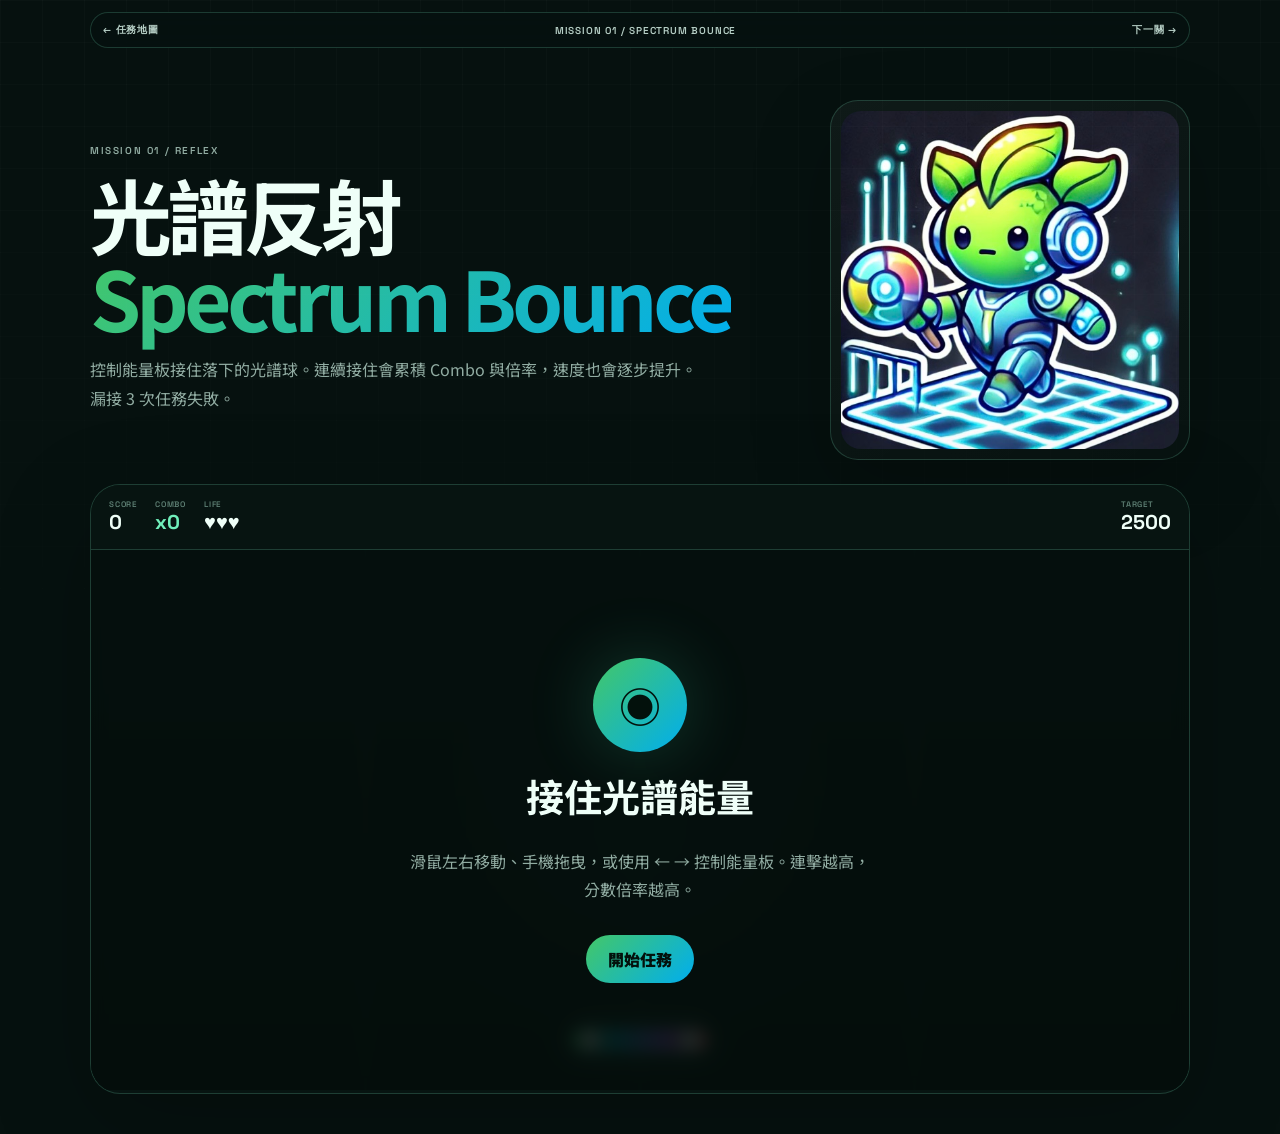
<file: game1.html>
<!doctype html><html lang="zh-Hant"><head><meta charset="utf-8"><meta name="viewport" content="width=device-width,initial-scale=1,viewport-fit=cover"><meta name="theme-color" content="#06110f"><title>光譜反射｜花非花？</title><link rel="preconnect" href="https://fonts.googleapis.com"><link rel="preconnect" href="https://fonts.gstatic.com" crossorigin><link href="https://fonts.googleapis.com/css2?family=Noto+Sans+TC:wght@400;500;700;900&family=Space+Grotesk:wght@500;600;700&display=swap" rel="stylesheet"><link rel="stylesheet" href="game-common.css"><link rel="stylesheet" href="game1.css"></head><body>
<header class="topbar"><a href="missions.html">← 任務地圖</a><span>MISSION 01 / SPECTRUM BOUNCE</span><a href="game2.html">下一關 →</a></header>
<main class="game-page">
<section class="game-hero"><div><p class="eyebrow">MISSION 01 / REFLEX</p><h1>光譜反射<br><span>Spectrum Bounce</span></h1><p>控制能量板接住落下的光譜球。連續接住會累積 Combo 與倍率，速度也會逐步提升。漏接 3 次任務失敗。</p></div><div class="mascot-card"><img src="assets/影印/c95e5a58-d7c5-4e8d-abcc-503f90609f51 2.jpg" alt="光譜反射任務小精靈"></div></section>
<section class="game-shell"><div class="hud"><div class="hud-group"><div class="metric"><small>SCORE</small><b id="score">0</b></div><div class="metric"><small>COMBO</small><b class="good" id="combo">x0</b></div><div class="metric"><small>LIFE</small><b id="life">♥♥♥</b></div></div><div class="metric"><small>TARGET</small><b>2500</b></div></div>
<div class="game-stage" id="stage"><div class="lane-grid"></div><div class="paddle" id="paddle"><i></i><b></b></div><div class="level-flash" id="levelFlash">SPEED UP</div>
<div class="overlay" id="intro"><div class="overlay-icon">◉</div><h2>接住光譜能量</h2><p>滑鼠左右移動、手機拖曳，或使用 ← → 控制能量板。連擊越高，分數倍率越高。</p><button class="primary-btn" id="start">開始任務</button></div>
<div class="overlay hidden" id="result"><div class="overlay-icon" id="resultIcon">✦</div><h2 id="resultTitle"></h2><p id="resultText"></p><div class="result-actions"><button class="secondary-btn" id="retry">再玩一次</button><a class="primary-btn" href="missions.html">回任務地圖</a></div></div>
</div></section></main><div class="toast" id="toast"></div><script src="game1.js"></script></body></html>
</file>
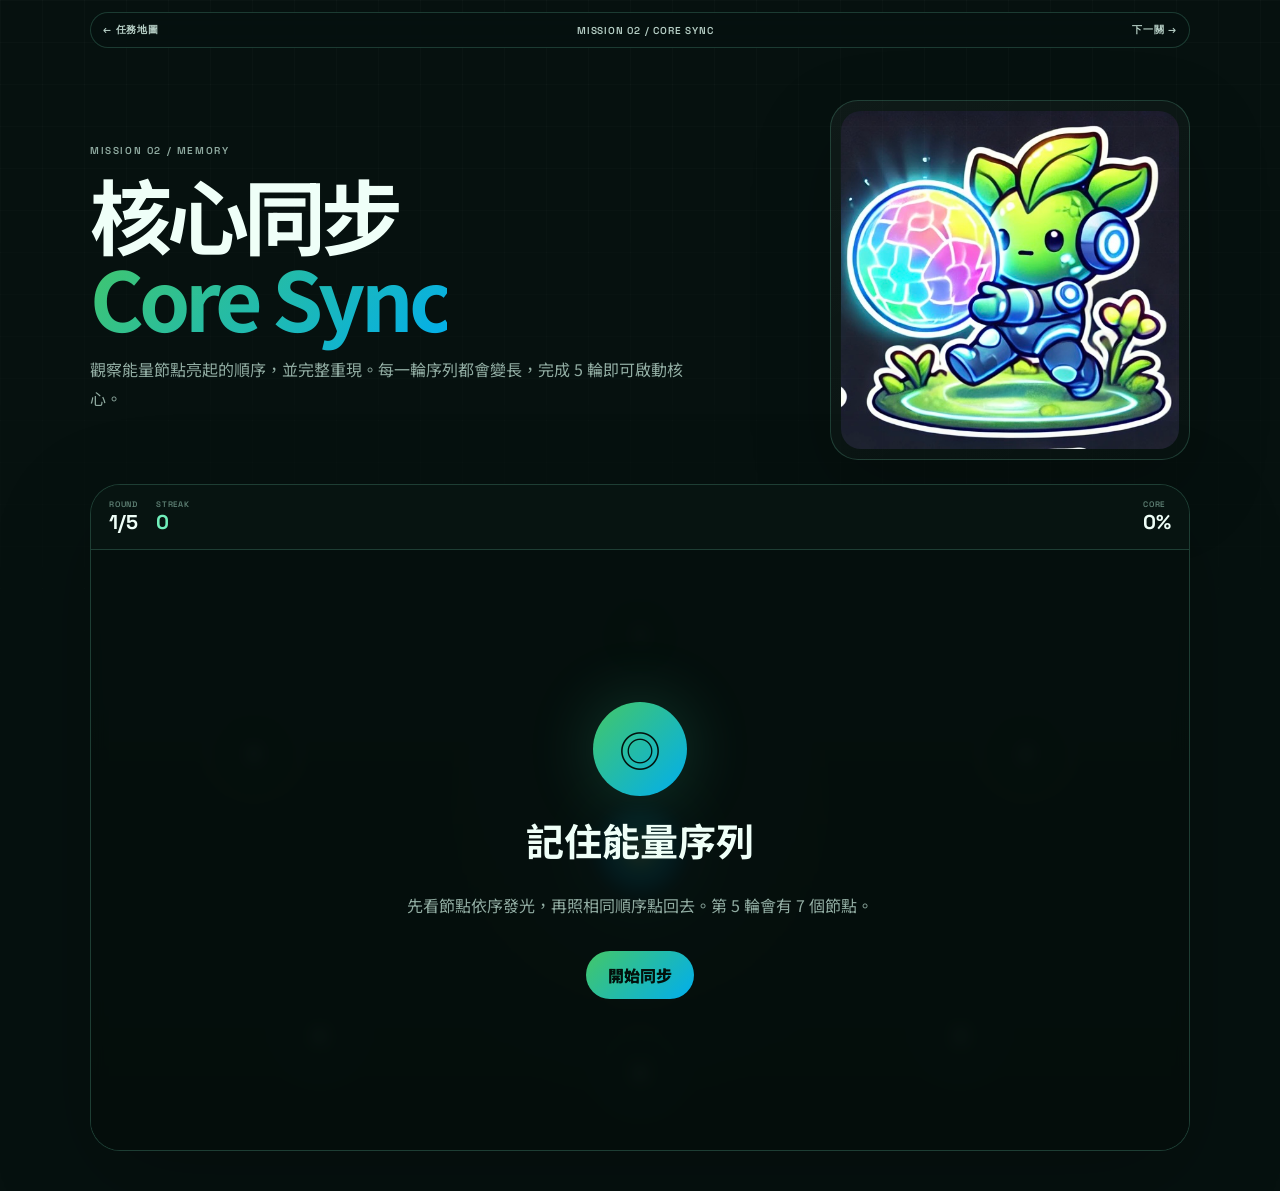
<file: game2.html>
<!doctype html><html lang="zh-Hant"><head><meta charset="utf-8"><meta name="viewport" content="width=device-width,initial-scale=1,viewport-fit=cover"><meta name="theme-color" content="#06110f"><title>核心同步｜花非花？</title><link rel="preconnect" href="https://fonts.googleapis.com"><link rel="preconnect" href="https://fonts.gstatic.com" crossorigin><link href="https://fonts.googleapis.com/css2?family=Noto+Sans+TC:wght@400;500;700;900&family=Space+Grotesk:wght@500;600;700&display=swap" rel="stylesheet"><link rel="stylesheet" href="game-common.css"><link rel="stylesheet" href="game2.css"></head><body>
<header class="topbar"><a href="missions.html">← 任務地圖</a><span>MISSION 02 / CORE SYNC</span><a href="game3.html">下一關 →</a></header>
<main class="game-page">
<section class="game-hero"><div><p class="eyebrow">MISSION 02 / MEMORY</p><h1>核心同步<br><span>Core Sync</span></h1><p>觀察能量節點亮起的順序，並完整重現。每一輪序列都會變長，完成 5 輪即可啟動核心。</p></div><div class="mascot-card"><img src="assets/影印/c95e5a58-d7c5-4e8d-abcc-503f90609f51 3.jpg" alt="核心同步任務小精靈"></div></section>
<section class="game-shell"><div class="hud"><div class="hud-group"><div class="metric"><small>ROUND</small><b id="round">1/5</b></div><div class="metric"><small>STREAK</small><b class="good" id="streak">0</b></div></div><div class="metric"><small>CORE</small><b id="charge">0%</b></div></div>
<div class="game-stage sync-stage" id="stage">
<div class="core-wrap"><div class="core-ring r1"></div><div class="core-ring r2"></div><div class="core" id="core"><i></i></div></div>
<div class="node n0" data-node="0"><b>1</b></div><div class="node n1" data-node="1"><b>2</b></div><div class="node n2" data-node="2"><b>3</b></div><div class="node n3" data-node="3"><b>4</b></div><div class="node n4" data-node="4"><b>5</b></div><div class="node n5" data-node="5"><b>6</b></div>
<div class="phase" id="phase">READY</div>
<div class="overlay" id="intro"><div class="overlay-icon">◎</div><h2>記住能量序列</h2><p>先看節點依序發光，再照相同順序點回去。第 5 輪會有 7 個節點。</p><button class="primary-btn" id="start">開始同步</button></div>
<div class="overlay hidden" id="result"><div class="overlay-icon">✦</div><h2 id="resultTitle"></h2><p id="resultText"></p><div class="result-actions"><button class="secondary-btn" id="retry">再玩一次</button><a class="primary-btn" href="missions.html">回任務地圖</a></div></div>
</div></section></main><div class="toast" id="toast"></div><script src="game2.js"></script></body></html>
</file>
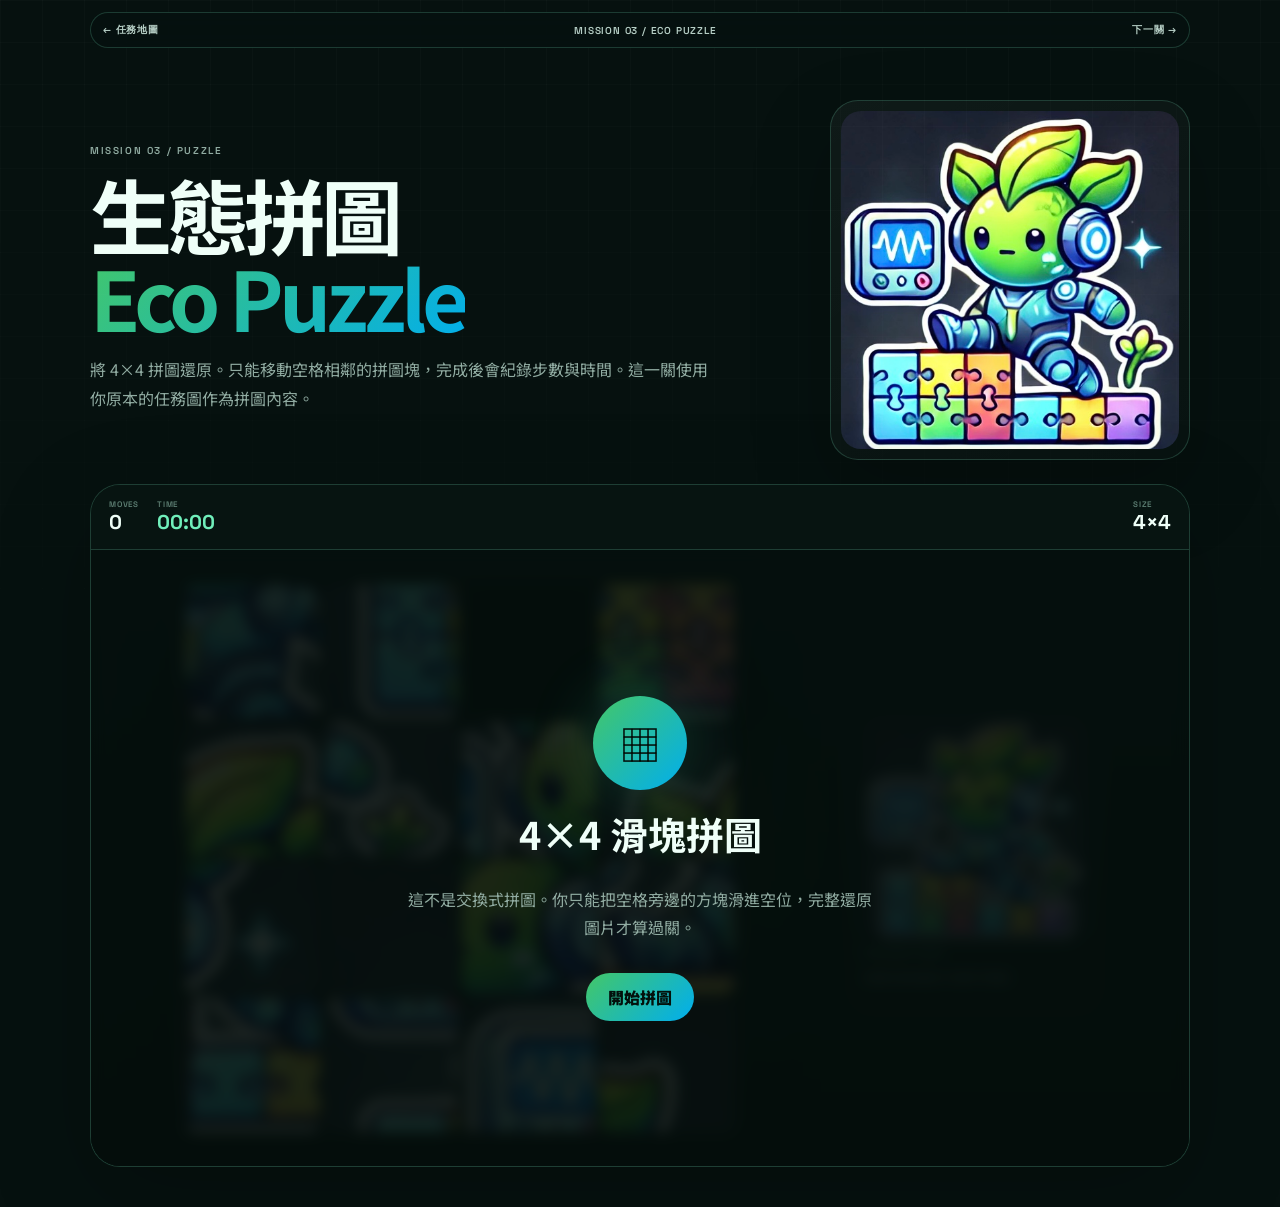
<file: game3.html>
<!doctype html><html lang="zh-Hant"><head><meta charset="utf-8"><meta name="viewport" content="width=device-width,initial-scale=1,viewport-fit=cover"><meta name="theme-color" content="#06110f"><title>生態拼圖｜花非花？</title><link rel="preconnect" href="https://fonts.googleapis.com"><link rel="preconnect" href="https://fonts.gstatic.com" crossorigin><link href="https://fonts.googleapis.com/css2?family=Noto+Sans+TC:wght@400;500;700;900&family=Space+Grotesk:wght@500;600;700&display=swap" rel="stylesheet"><link rel="stylesheet" href="game-common.css"><link rel="stylesheet" href="game3.css"></head><body>
<header class="topbar"><a href="missions.html">← 任務地圖</a><span>MISSION 03 / ECO PUZZLE</span><a href="game4.html">下一關 →</a></header>
<main class="game-page">
<section class="game-hero"><div><p class="eyebrow">MISSION 03 / PUZZLE</p><h1>生態拼圖<br><span>Eco Puzzle</span></h1><p>將 4×4 拼圖還原。只能移動空格相鄰的拼圖塊，完成後會紀錄步數與時間。這一關使用你原本的任務圖作為拼圖內容。</p></div><div class="mascot-card"><img src="assets/影印/c95e5a58-d7c5-4e8d-abcc-503f90609f51 4.jpg" alt="生態拼圖任務小精靈"></div></section>
<section class="game-shell"><div class="hud"><div class="hud-group"><div class="metric"><small>MOVES</small><b id="moves">0</b></div><div class="metric"><small>TIME</small><b class="good" id="time">00:00</b></div></div><div class="metric"><small>SIZE</small><b>4×4</b></div></div>
<div class="game-stage puzzle-stage">
<div class="puzzle-layout"><div class="slide-puzzle" id="puzzle"></div><aside class="reference"><img src="assets/影印/c95e5a58-d7c5-4e8d-abcc-503f90609f51 4.jpg" alt="拼圖參考圖"><small>REFERENCE IMAGE</small><p>點擊空格旁邊的方塊即可移動。</p></aside></div>
<div class="overlay" id="intro"><div class="overlay-icon">▦</div><h2>4×4 滑塊拼圖</h2><p>這不是交換式拼圖。你只能把空格旁邊的方塊滑進空位，完整還原圖片才算過關。</p><button class="primary-btn" id="start">開始拼圖</button></div>
<div class="overlay hidden" id="result"><div class="overlay-icon">✦</div><h2>生態拼圖完成</h2><p id="resultText"></p><div class="result-actions"><button class="secondary-btn" id="retry">重新挑戰</button><a class="primary-btn" href="missions.html">回任務地圖</a></div></div>
</div></section></main><div class="toast" id="toast"></div><script src="game3.js"></script></body></html>
</file>
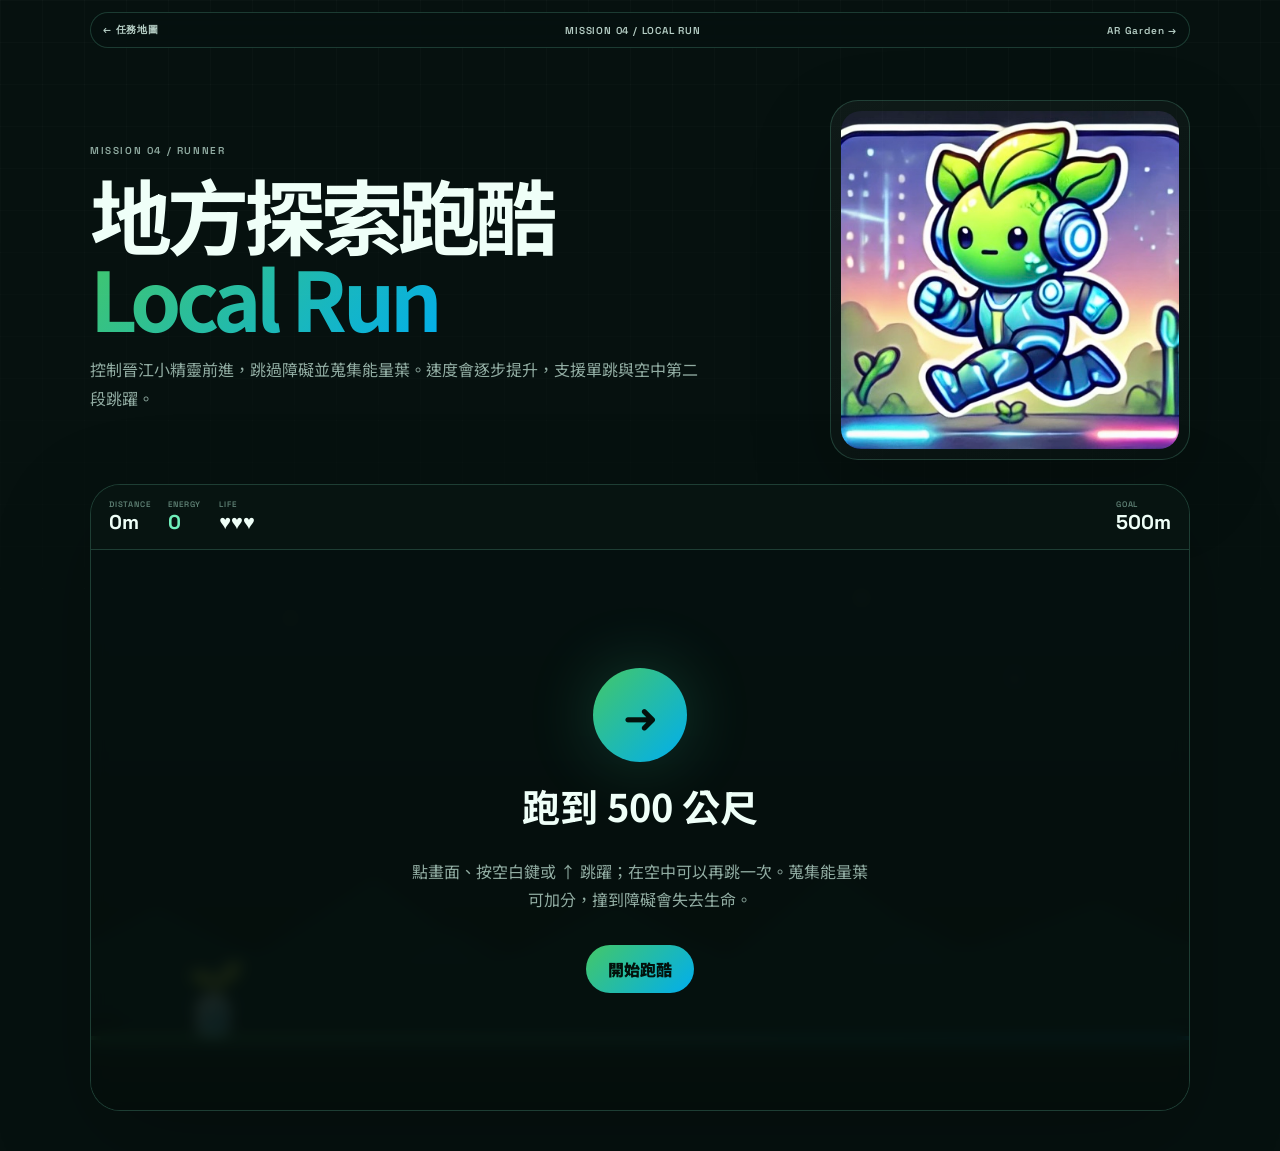
<file: game4.html>
<!doctype html><html lang="zh-Hant"><head><meta charset="utf-8"><meta name="viewport" content="width=device-width,initial-scale=1,viewport-fit=cover"><meta name="theme-color" content="#06110f"><title>地方跑酷｜花非花？</title><link rel="preconnect" href="https://fonts.googleapis.com"><link rel="preconnect" href="https://fonts.gstatic.com" crossorigin><link href="https://fonts.googleapis.com/css2?family=Noto+Sans+TC:wght@400;500;700;900&family=Space+Grotesk:wght@500;600;700&display=swap" rel="stylesheet"><link rel="stylesheet" href="game-common.css"><link rel="stylesheet" href="game4.css"></head><body>
<header class="topbar"><a href="missions.html">← 任務地圖</a><span>MISSION 04 / LOCAL RUN</span><a href="ar.html">AR Garden →</a></header>
<main class="game-page">
<section class="game-hero"><div><p class="eyebrow">MISSION 04 / RUNNER</p><h1>地方探索跑酷<br><span>Local Run</span></h1><p>控制晉江小精靈前進，跳過障礙並蒐集能量葉。速度會逐步提升，支援單跳與空中第二段跳躍。</p></div><div class="mascot-card"><img src="assets/影印/c95e5a58-d7c5-4e8d-abcc-503f90609f51.jpg" alt="地方跑酷任務小精靈"></div></section>
<section class="game-shell"><div class="hud"><div class="hud-group"><div class="metric"><small>DISTANCE</small><b id="distance">0m</b></div><div class="metric"><small>ENERGY</small><b class="good" id="energy">0</b></div><div class="metric"><small>LIFE</small><b id="life">♥♥♥</b></div></div><div class="metric"><small>GOAL</small><b>500m</b></div></div>
<div class="game-stage run-stage" id="stage">
<div class="sky"><i></i><i></i><i></i></div><div class="mountains m1"></div><div class="mountains m2"></div><div class="ground"></div>
<div class="runner" id="runner"><div class="runner-head">🌱</div><div class="runner-body"></div></div>
<div class="speed-lines" id="speedLines"></div>
<div class="overlay" id="intro"><div class="overlay-icon">➜</div><h2>跑到 500 公尺</h2><p>點畫面、按空白鍵或 ↑ 跳躍；在空中可以再跳一次。蒐集能量葉可加分，撞到障礙會失去生命。</p><button class="primary-btn" id="start">開始跑酷</button></div>
<div class="overlay hidden" id="result"><div class="overlay-icon" id="resultIcon">✦</div><h2 id="resultTitle"></h2><p id="resultText"></p><div class="result-actions"><button class="secondary-btn" id="retry">再跑一次</button><a class="primary-btn" href="missions.html">回任務地圖</a></div></div>
</div></section></main><div class="toast" id="toast"></div><script src="game4.js"></script></body></html>
</file>
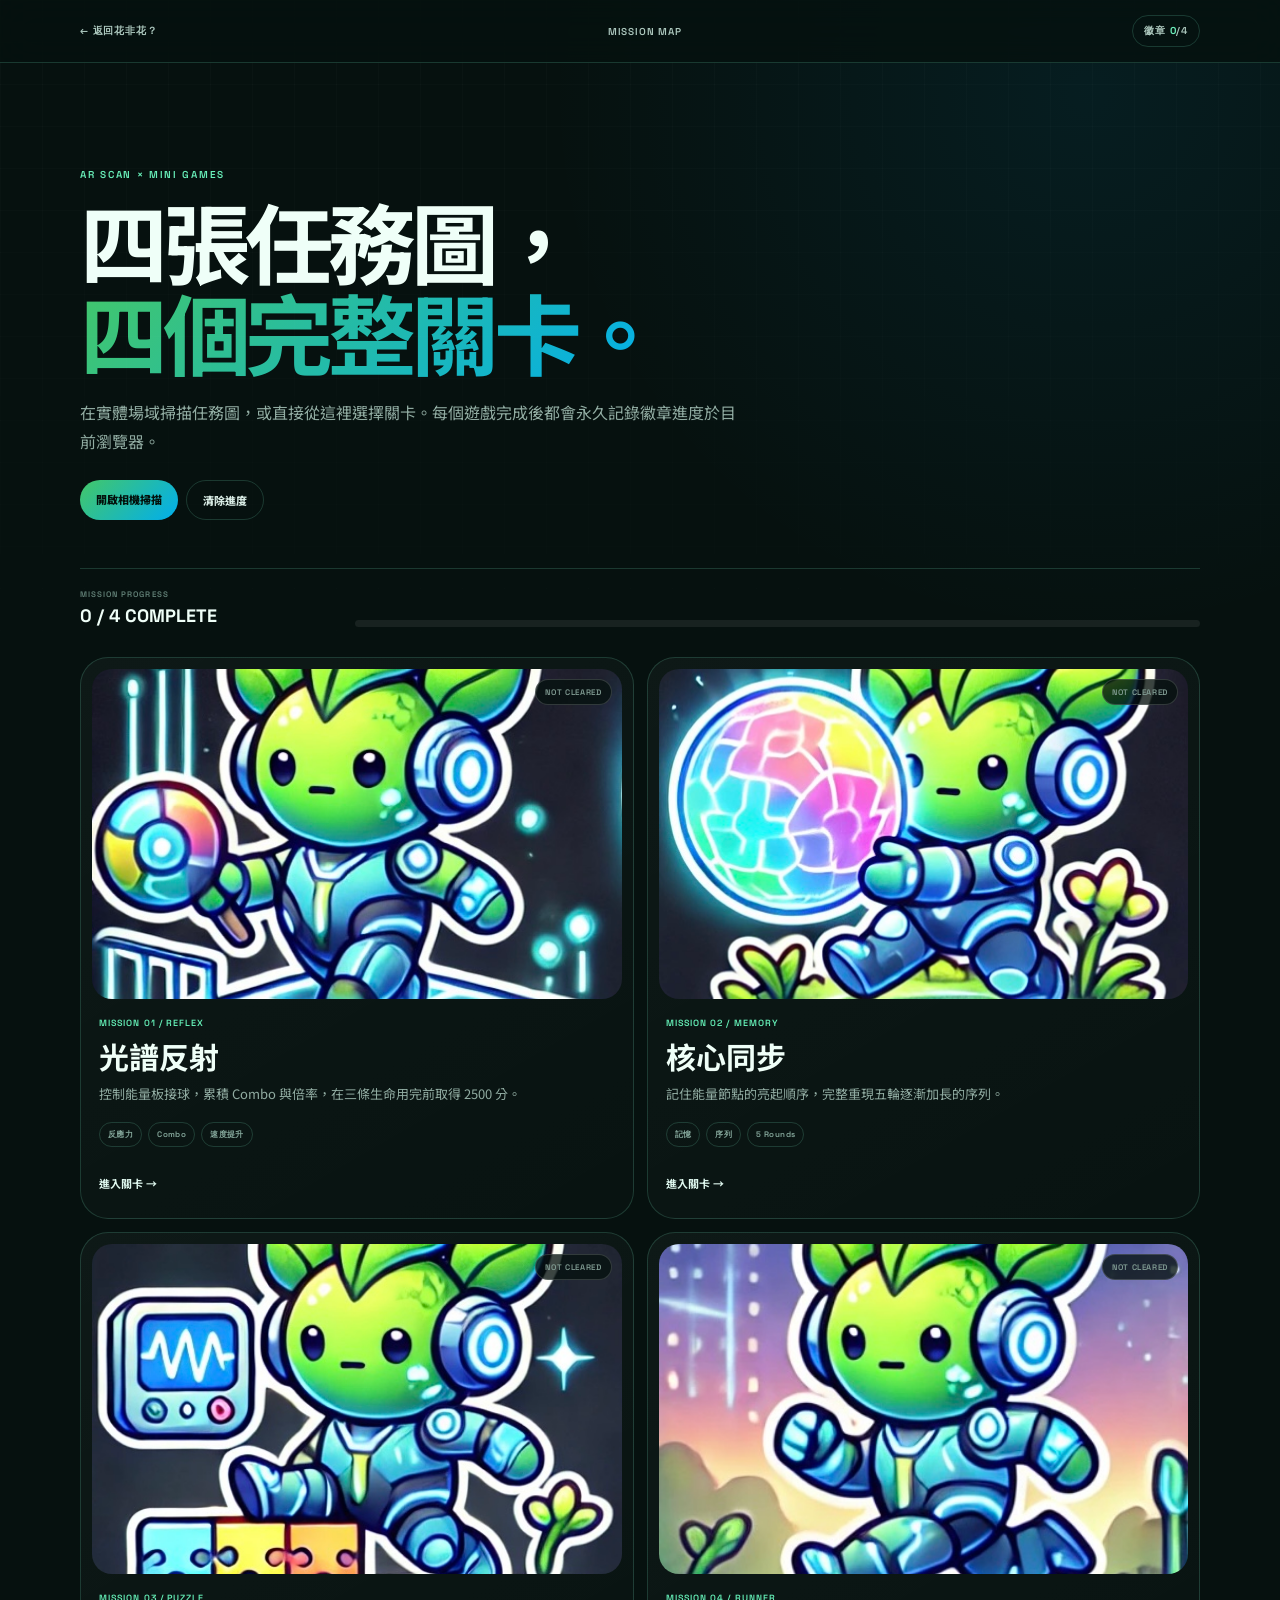
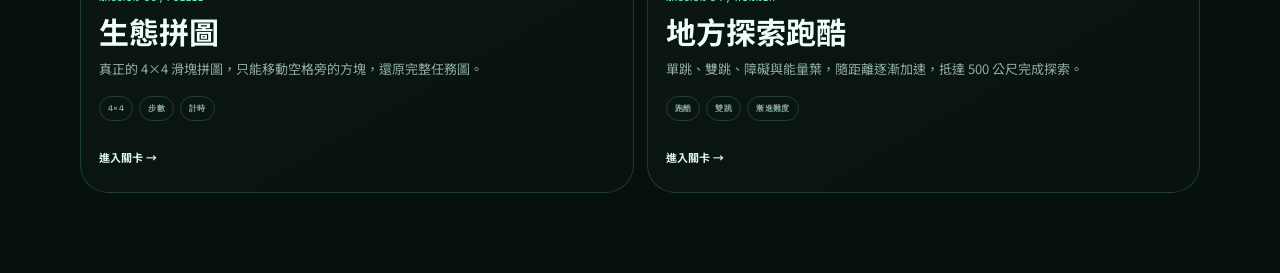
<file: missions.html>
<!doctype html><html lang="zh-Hant"><head><meta charset="utf-8"><meta name="viewport" content="width=device-width,initial-scale=1"><meta name="theme-color" content="#06110f"><title>任務地圖｜花非花？</title><link rel="preconnect" href="https://fonts.googleapis.com"><link rel="preconnect" href="https://fonts.gstatic.com" crossorigin><link href="https://fonts.googleapis.com/css2?family=Noto+Sans+TC:wght@400;500;700;900&family=Space+Grotesk:wght@500;600;700&display=swap" rel="stylesheet"><link rel="stylesheet" href="missions.css"></head><body>
<header><a href="index.html">← 返回花非花？</a><span>MISSION MAP</span><div class="badge">徽章 <b id="totalBadges">0</b>/4</div></header>
<main>
<section class="mission-hero"><p class="eyebrow">AR SCAN × MINI GAMES</p><h1>四張任務圖，<br><span>四個完整關卡。</span></h1><p>在實體場域掃描任務圖，或直接從這裡選擇關卡。每個遊戲完成後都會永久記錄徽章進度於目前瀏覽器。</p><div class="hero-actions"><a class="primary" href="scan.html">開啟相機掃描</a><button id="clearProgress">清除進度</button></div></section>

<section class="progress-panel"><div><small>MISSION PROGRESS</small><b id="progressText">0 / 4 COMPLETE</b></div><div class="progress-track"><i id="progressFill"></i></div></section>

<section class="task-cards">
<a class="task-card" data-index="0" href="game1.html"><div class="image-wrap"><img src="assets/影印/c95e5a58-d7c5-4e8d-abcc-503f90609f51 2.jpg" alt="任務一"><i class="status">LOCKED</i></div><span>MISSION 01 / REFLEX</span><h2>光譜反射</h2><p>控制能量板接球，累積 Combo 與倍率，在三條生命用完前取得 2500 分。</p><div class="meta"><b>反應力</b><b>Combo</b><b>速度提升</b></div><strong>進入關卡 →</strong></a>
<a class="task-card" data-index="1" href="game2.html"><div class="image-wrap"><img src="assets/影印/c95e5a58-d7c5-4e8d-abcc-503f90609f51 3.jpg" alt="任務二"><i class="status">LOCKED</i></div><span>MISSION 02 / MEMORY</span><h2>核心同步</h2><p>記住能量節點的亮起順序，完整重現五輪逐漸加長的序列。</p><div class="meta"><b>記憶</b><b>序列</b><b>5 Rounds</b></div><strong>進入關卡 →</strong></a>
<a class="task-card" data-index="2" href="game3.html"><div class="image-wrap"><img src="assets/影印/c95e5a58-d7c5-4e8d-abcc-503f90609f51 4.jpg" alt="任務三"><i class="status">LOCKED</i></div><span>MISSION 03 / PUZZLE</span><h2>生態拼圖</h2><p>真正的 4×4 滑塊拼圖，只能移動空格旁的方塊，還原完整任務圖。</p><div class="meta"><b>4×4</b><b>步數</b><b>計時</b></div><strong>進入關卡 →</strong></a>
<a class="task-card" data-index="3" href="game4.html"><div class="image-wrap"><img src="assets/影印/c95e5a58-d7c5-4e8d-abcc-503f90609f51.jpg" alt="任務四"><i class="status">LOCKED</i></div><span>MISSION 04 / RUNNER</span><h2>地方探索跑酷</h2><p>單跳、雙跳、障礙與能量葉，隨距離逐漸加速，抵達 500 公尺完成探索。</p><div class="meta"><b>跑酷</b><b>雙跳</b><b>漸進難度</b></div><strong>進入關卡 →</strong></a>
</section>

<section class="all-clear" id="allClear"><div>✦</div><p>ALL MISSIONS COMPLETE</p><h2>四個任務全部完成。</h2><p>你的數位花園探索徽章已完整解鎖，可以前往 AR Garden 蒐集植物。</p><a href="ar.html">前往 AR Garden →</a></section>
</main><div class="toast" id="toast"></div><script src="missions.js"></script></body></html>
</file>
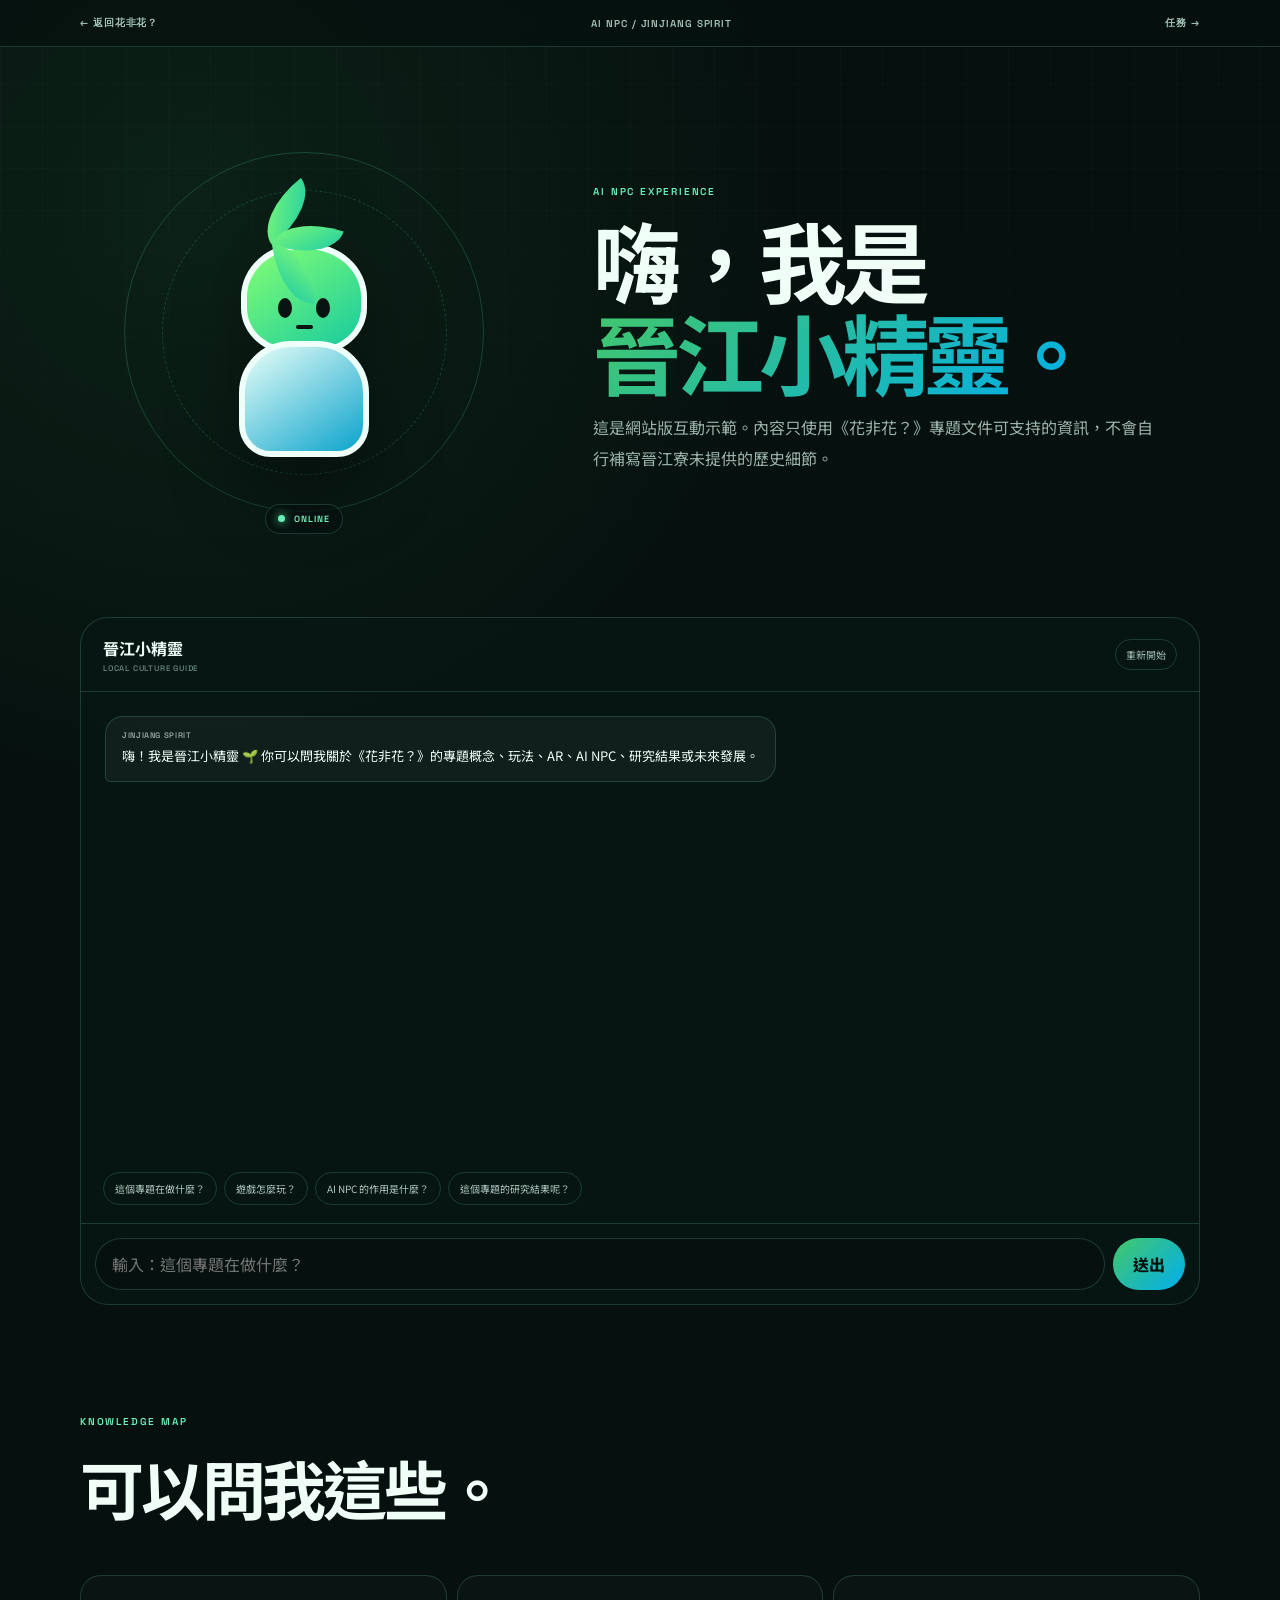
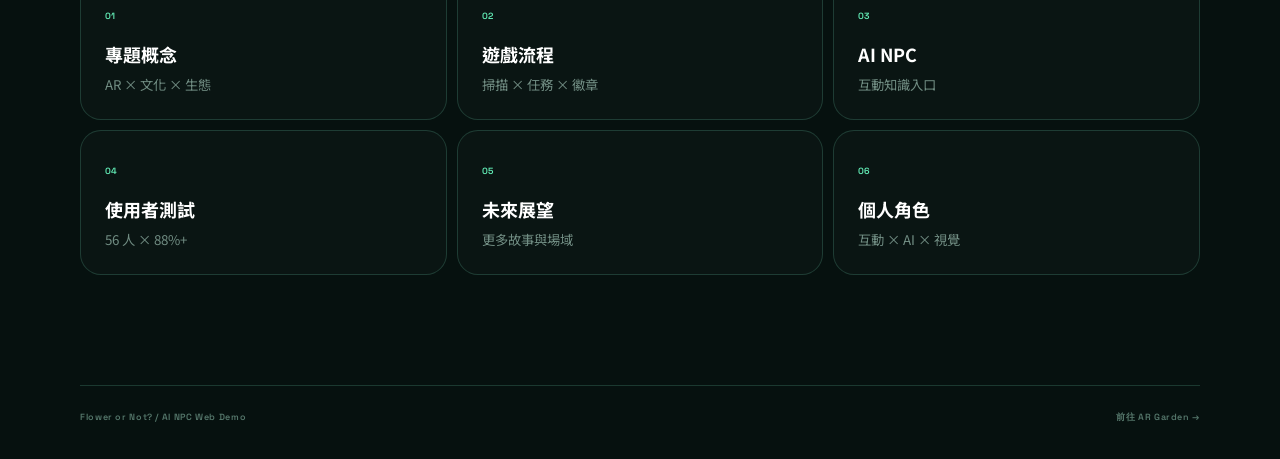
<file: npc.html>
<!doctype html>
<html lang="zh-Hant">
<head>
<meta charset="utf-8"><meta name="viewport" content="width=device-width,initial-scale=1">
<meta name="theme-color" content="#06110f"><title>晉江小精靈｜花非花？</title>
<link rel="preconnect" href="https://fonts.googleapis.com"><link rel="preconnect" href="https://fonts.gstatic.com" crossorigin>
<link href="https://fonts.googleapis.com/css2?family=Noto+Sans+TC:wght@400;500;700;900&family=Space+Grotesk:wght@500;600;700&display=swap" rel="stylesheet">
<link rel="stylesheet" href="npc.css">
</head>
<body>
<header><a href="index.html">← 返回花非花？</a><span>AI NPC / JINJIANG SPIRIT</span><a href="missions.html">任務 →</a></header>
<main>
<section class="npc-hero">
<div class="bot-zone">
<div class="rings r1"></div><div class="rings r2"></div><div class="bot"><div class="leaves"><i></i><i></i><i></i></div><div class="head"><i></i><i></i><b></b></div><div class="body"></div></div>
<div class="online"><i></i> ONLINE</div>
</div>
<div class="intro"><p class="eyebrow">AI NPC EXPERIENCE</p><h1>嗨，我是<br><span>晉江小精靈。</span></h1><p>這是網站版互動示範。內容只使用《花非花？》專題文件可支持的資訊，不會自行補寫晉江寮未提供的歷史細節。</p></div>
</section>

<section class="chat-shell">
<div class="chat-head"><div><b>晉江小精靈</b><small>LOCAL CULTURE GUIDE</small></div><button id="resetChat">重新開始</button></div>
<div class="messages" id="messages"></div>
<div class="suggestions" id="suggestions"></div>
<form id="chatForm"><input id="chatInput" autocomplete="off" placeholder="輸入：這個專題在做什麼？"><button>送出</button></form>
</section>

<section class="knowledge">
<p class="eyebrow">KNOWLEDGE MAP</p>
<h2>可以問我這些。</h2>
<div class="knowledge-grid">
<button data-question="這個專題在做什麼？"><span>01</span><b>專題概念</b><small>AR × 文化 × 生態</small></button>
<button data-question="遊戲怎麼玩？"><span>02</span><b>遊戲流程</b><small>掃描 × 任務 × 徽章</small></button>
<button data-question="AI NPC 的作用是什麼？"><span>03</span><b>AI NPC</b><small>互動知識入口</small></button>
<button data-question="這個專題的研究結果呢？"><span>04</span><b>使用者測試</b><small>56 人 × 88%+</small></button>
<button data-question="未來可以怎麼發展？"><span>05</span><b>未來展望</b><small>更多故事與場域</small></button>
<button data-question="郭蘊苓負責什麼？"><span>06</span><b>個人角色</b><small>互動 × AI × 視覺</small></button>
</div>
</section>
</main>
<footer><span>Flower or Not? / AI NPC Web Demo</span><a href="ar.html">前往 AR Garden →</a></footer>
<script src="npc.js"></script>
</body></html>
</file>
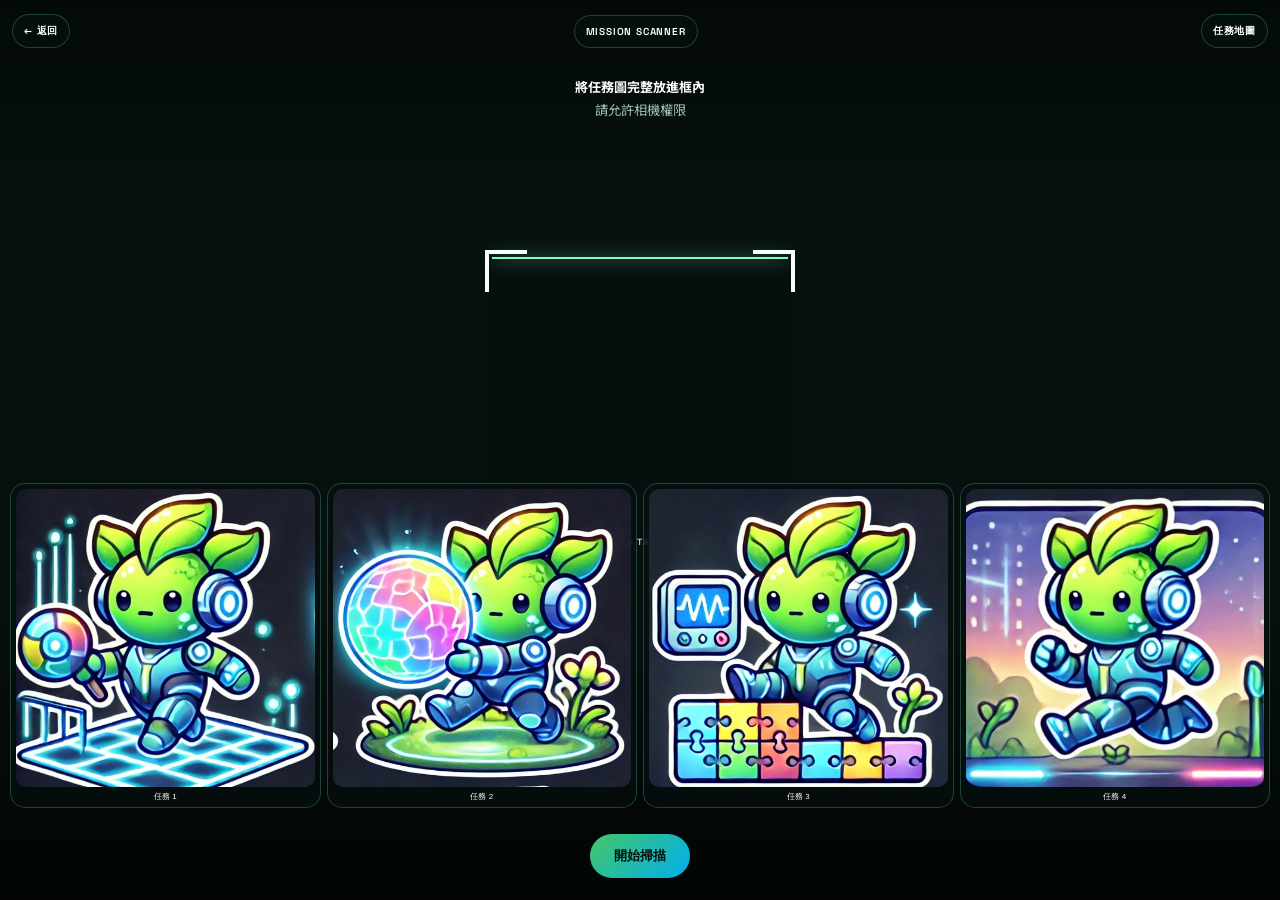
<file: scan.html>
<!doctype html>
<html lang="zh-Hant">
<head>
<meta charset="utf-8"><meta name="viewport" content="width=device-width,initial-scale=1,viewport-fit=cover">
<meta name="theme-color" content="#06110f"><title>任務掃描｜花非花？</title>
<link rel="preconnect" href="https://fonts.googleapis.com"><link rel="preconnect" href="https://fonts.gstatic.com" crossorigin>
<link href="https://fonts.googleapis.com/css2?family=Noto+Sans+TC:wght@400;500;700;900&family=Space+Grotesk:wght@500;600;700&display=swap" rel="stylesheet">
<link rel="stylesheet" href="scan.css">
</head>
<body>
<main class="scan-app">
  <video id="camera" autoplay muted playsinline></video>
  <canvas id="capture" width="256" height="256" hidden></canvas>
  <header><a href="index.html">← 返回</a><span>MISSION SCANNER</span><a href="missions.html">任務地圖</a></header>
  <section class="hud">
    <p>將任務圖完整放進框內</p>
    <small id="scanStatus">正在準備相機…</small>
  </section>
  <div class="scan-frame" id="scanFrame"><i></i><i></i><i></i><i></i><div class="beam"></div><span>ALIGN TARGET</span></div>
  <section class="target-strip">
    <button data-target="0"><img src="assets/影印/c95e5a58-d7c5-4e8d-abcc-503f90609f51 2.jpg" alt=""><span>任務 1</span></button>
    <button data-target="1"><img src="assets/影印/c95e5a58-d7c5-4e8d-abcc-503f90609f51 3.jpg" alt=""><span>任務 2</span></button>
    <button data-target="2"><img src="assets/影印/c95e5a58-d7c5-4e8d-abcc-503f90609f51 4.jpg" alt=""><span>任務 3</span></button>
    <button data-target="3"><img src="assets/影印/c95e5a58-d7c5-4e8d-abcc-503f90609f51.jpg" alt=""><span>任務 4</span></button>
  </section>
  <button class="scan-btn" id="scanBtn">開始掃描</button>
  <div class="result" id="result"><b id="resultTitle"></b><span id="resultConfidence"></span></div>
</main>
<script src="scan.js"></script>
</body></html>
</file>
<file: game-common.css>
:root{--ink:#06110f;--panel:#0b1b17;--g:#44c767;--c:#00aeef;--text:#effff8;--muted:#91aca2;--line:rgba(132,255,211,.18);--grad:linear-gradient(135deg,var(--g),var(--c))}*{box-sizing:border-box}html,body{margin:0;min-height:100%;background:var(--ink);color:var(--text);font-family:"Noto Sans TC",sans-serif}body{overflow-x:hidden}body:before{content:"";position:fixed;inset:0;pointer-events:none;background-image:linear-gradient(rgba(255,255,255,.018) 1px,transparent 1px),linear-gradient(90deg,rgba(255,255,255,.018) 1px,transparent 1px);background-size:42px 42px;mask-image:linear-gradient(#000,transparent 90%)}a{color:inherit;text-decoration:none}button{font:inherit}.topbar{position:fixed;z-index:50;top:12px;left:50%;transform:translateX(-50%);width:min(1100px,calc(100% - 24px));display:flex;justify-content:space-between;align-items:center;padding:10px 12px;border:1px solid var(--line);border-radius:18px;background:rgba(6,17,15,.8);backdrop-filter:blur(18px)}.topbar a,.topbar span{font:600 10px "Space Grotesk";letter-spacing:.08em;color:#b6cec5}.game-page{width:min(1100px,calc(100% - 24px));margin:auto;padding:100px 0 40px}.game-hero{display:grid;grid-template-columns:1fr 360px;gap:40px;align-items:center;margin-bottom:24px}.eyebrow{font:600 10px "Space Grotesk";letter-spacing:.16em;color:#6aefb9}.game-hero h1{font-size:clamp(46px,7vw,82px);line-height:1.02;letter-spacing:-.06em;margin:12px 0}.game-hero h1 span{background:var(--grad);-webkit-background-clip:text;color:transparent}.game-hero p{color:var(--muted);line-height:1.8;max-width:620px}.mascot-card{border:1px solid var(--line);border-radius:28px;padding:10px;background:linear-gradient(145deg,rgba(255,255,255,.04),rgba(255,255,255,.01));box-shadow:0 30px 80px rgba(0,0,0,.22)}.mascot-card img{display:block;width:100%;border-radius:20px}.game-shell{position:relative;border:1px solid var(--line);border-radius:30px;overflow:hidden;background:#071411;min-height:610px;box-shadow:0 30px 100px rgba(0,0,0,.22)}.hud{display:flex;justify-content:space-between;align-items:center;padding:14px 18px;border-bottom:1px solid var(--line);background:rgba(7,20,17,.9)}.hud-group{display:flex;gap:18px}.metric small{display:block;font:600 8px "Space Grotesk";letter-spacing:.1em;color:#5f8175}.metric b{font:700 20px "Space Grotesk"}.metric b.good{color:#70efbb}.game-stage{position:relative;min-height:540px;overflow:hidden;background:radial-gradient(circle at 50% 55%,rgba(66,218,166,.09),transparent 35%),linear-gradient(#0b2424,#06110f)}.overlay{position:absolute;inset:0;z-index:30;display:grid;place-content:center;text-align:center;padding:25px;background:rgba(5,14,12,.9);backdrop-filter:blur(7px)}.overlay.hidden{display:none}.overlay-icon{width:94px;height:94px;border-radius:50%;margin:auto;display:grid;place-items:center;background:var(--grad);color:#03110c;font-size:42px;box-shadow:0 0 70px rgba(72,228,176,.2)}.overlay h2{font-size:38px;margin:16px 0 8px}.overlay p{max-width:470px;color:var(--muted);line-height:1.75}.primary-btn{border:0;border-radius:999px;background:var(--grad);color:#03110c;padding:12px 22px;font-weight:900;margin:16px auto 0;cursor:pointer}.secondary-btn{border:1px solid var(--line);border-radius:999px;background:transparent;color:#d2e7df;padding:10px 16px;font-weight:700;cursor:pointer}.result-actions{display:flex;gap:8px;justify-content:center;flex-wrap:wrap}.result-actions a,.result-actions button{margin-top:14px}.toast{position:fixed;z-index:90;left:50%;bottom:24px;transform:translate(-50%,15px);opacity:0;padding:10px 14px;border:1px solid var(--line);border-radius:999px;background:#081713;color:#dff7ee;font-size:11px;transition:.25s}.toast.show{opacity:1;transform:translate(-50%,0)}@media(max-width:820px){.game-hero{grid-template-columns:1fr}.mascot-card{max-width:360px}.game-stage{min-height:500px}}@media(max-width:560px){.game-page{padding-top:82px}.topbar span{display:none}.game-hero h1{font-size:48px}.mascot-card{max-width:240px}.game-shell{min-height:590px}.hud-group{gap:10px}.metric b{font-size:16px}.game-stage{min-height:520px}}
</file>
<file: game1.css>
.lane-grid{position:absolute;inset:0;background-image:linear-gradient(90deg,transparent 24.8%,rgba(105,239,186,.08) 25%,transparent 25.2%,transparent 49.8%,rgba(105,239,186,.08) 50%,transparent 50.2%,transparent 74.8%,rgba(105,239,186,.08) 75%,transparent 75.2%)}.paddle{position:absolute;left:50%;bottom:38px;width:138px;height:24px;transform:translateX(-50%);border-radius:999px;background:linear-gradient(90deg,#45cf6e,#00b8d9,#9f64ff,#ff6e6e);box-shadow:0 0 28px rgba(94,239,188,.45);touch-action:none}.paddle:after{content:"";position:absolute;inset:-8px;border-radius:999px;border:1px solid rgba(126,255,212,.25)}.paddle i,.paddle b{position:absolute;top:50%;width:17px;height:17px;border-radius:50%;background:#effff8;transform:translateY(-50%);box-shadow:0 0 13px #fff}.paddle i{left:11px}.paddle b{right:11px}.orb{position:absolute;width:34px;height:34px;border-radius:50%;background:radial-gradient(circle at 35% 25%,#fff 0 12%,var(--orb1) 28%,var(--orb2) 75%);box-shadow:0 0 25px var(--orb1);will-change:transform}.orb.bonus{width:42px;height:42px}.orb.bonus:after{content:"★";position:absolute;inset:0;display:grid;place-items:center;color:#fff;font-size:17px;text-shadow:0 0 8px #000}.particle{position:absolute;width:7px;height:7px;border-radius:50%;background:#8affcd;pointer-events:none;animation:particle .55s forwards}.level-flash{position:absolute;left:50%;top:45%;transform:translate(-50%,-50%) scale(.7);opacity:0;font:900 42px "Space Grotesk";letter-spacing:.04em;color:#8affcd;text-shadow:0 0 25px rgba(95,239,184,.5)}.level-flash.show{animation:flash .8s}@keyframes particle{to{transform:translate(var(--dx),var(--dy)) scale(0);opacity:0}}@keyframes flash{35%{opacity:1;transform:translate(-50%,-50%) scale(1)}100%{opacity:0;transform:translate(-50%,-50%) scale(1.15)}}
</file>
<file: game2.css>
.sync-stage{min-height:600px}.core-wrap{position:absolute;width:220px;height:220px;left:50%;top:50%;transform:translate(-50%,-50%);display:grid;place-items:center}.core-ring{position:absolute;border-radius:50%;border:1px solid rgba(101,239,185,.28)}.core-ring.r1{inset:0;animation:spin 11s linear infinite}.core-ring.r2{inset:28px;border-style:dashed;animation:spin 8s linear infinite reverse}.core{width:112px;height:112px;border-radius:50%;background:radial-gradient(circle,#dffff5 0 8%,#58f2c1 15%,#00aeea 35%,#0a2930 66%);box-shadow:0 0 50px rgba(61,220,190,.28);transition:.35s}.core i{position:absolute;inset:45px;border-radius:50%;border:1px solid rgba(255,255,255,.4)}.core.charged{transform:scale(1.16);box-shadow:0 0 110px rgba(99,239,185,.85)}.node{position:absolute;width:84px;height:84px;border-radius:50%;display:grid;place-items:center;border:1px solid rgba(114,240,190,.28);background:rgba(9,34,29,.72);color:#86b7a5;cursor:pointer;transition:.18s;box-shadow:inset 0 0 25px rgba(0,0,0,.25)}.node b{font:700 17px "Space Grotesk"}.node.active{background:radial-gradient(circle,#fff 0 6%,#7affcf 22%,#00aed8 78%);color:#03110c;transform:scale(1.1);box-shadow:0 0 34px rgba(85,239,190,.75)}.node.wrong{background:#ff4d6d;color:#fff;box-shadow:0 0 30px rgba(255,77,109,.5)}.n0{left:50%;top:44px;transform:translateX(-50%)}.n1{right:11%;top:27%}.n2{right:17%;bottom:12%}.n3{left:17%;bottom:12%}.n4{left:11%;top:27%}.n5{left:50%;bottom:35px;transform:translateX(-50%)}.n0.active,.n5.active{transform:translateX(-50%) scale(1.1)}.phase{position:absolute;left:50%;top:50%;transform:translate(-50%,135px);font:700 10px "Space Grotesk";letter-spacing:.16em;color:#78a595}@keyframes spin{to{transform:rotate(360deg)}}@media(max-width:560px){.sync-stage{min-height:520px}.core-wrap{width:160px;height:160px}.core{width:85px;height:85px}.node{width:62px;height:62px}.n1{right:7%;top:25%}.n2{right:11%;bottom:12%}.n3{left:11%;bottom:12%}.n4{left:7%;top:25%}}
</file>
<file: game3.css>
.puzzle-stage{display:grid;place-items:center;padding:28px}.puzzle-layout{width:min(920px,100%);display:grid;grid-template-columns:minmax(0,1fr) 250px;gap:28px;align-items:center}.slide-puzzle{width:min(100%,560px);aspect-ratio:1;display:grid;grid-template-columns:repeat(4,1fr);grid-template-rows:repeat(4,1fr);gap:4px;padding:5px;border:1px solid rgba(120,246,198,.25);border-radius:20px;background:#06110f;box-shadow:0 25px 60px rgba(0,0,0,.28)}.tile{border:0;border-radius:10px;background-image:url("assets/影印/c95e5a58-d7c5-4e8d-abcc-503f90609f51 4.jpg");background-size:400% 400%;cursor:pointer;transition:transform .12s,filter .12s;box-shadow:inset 0 0 0 1px rgba(255,255,255,.08)}.tile:hover{filter:brightness(1.12);transform:scale(.98)}.tile.empty{background:none;box-shadow:inset 0 0 30px rgba(80,230,176,.04);cursor:default}.reference{padding:14px;border:1px solid var(--line);border-radius:21px;background:rgba(255,255,255,.02)}.reference img{display:block;width:100%;border-radius:15px}.reference small{display:block;margin-top:10px;font:600 8px "Space Grotesk";letter-spacing:.12em;color:#68efb8}.reference p{font-size:11px;color:var(--muted);line-height:1.6}@media(max-width:760px){.puzzle-layout{grid-template-columns:1fr}.reference{display:none}.puzzle-stage{padding:15px}}
</file>
<file: game4.css>
.run-stage{min-height:560px;background:linear-gradient(#12303a 0%,#0c2422 52%,#07110f 100%)}.sky{position:absolute;inset:0 0 40%}.sky i{position:absolute;width:3px;height:3px;border-radius:50%;background:#a9fff0;box-shadow:0 0 10px #a9fff0}.sky i:nth-child(1){left:18%;top:20%}.sky i:nth-child(2){left:70%;top:14%}.sky i:nth-child(3){left:84%;top:38%}.mountains{position:absolute;left:-5%;right:-5%;bottom:92px;height:180px;opacity:.55;clip-path:polygon(0 100%,0 72%,10% 38%,18% 65%,28% 22%,38% 70%,48% 35%,57% 67%,66% 18%,76% 64%,88% 35%,100% 72%,100% 100%)}.m1{background:#16483f}.m2{bottom:82px;height:130px;background:#0f3b35;transform:translateX(7%)}.ground{position:absolute;left:0;right:0;bottom:70px;height:4px;background:linear-gradient(90deg,#44c767,#00aeef);box-shadow:0 0 18px rgba(94,239,188,.65)}.ground:after{content:"";position:absolute;top:4px;left:0;right:0;height:70px;background:linear-gradient(rgba(66,207,151,.08),transparent)}.runner{position:absolute;left:90px;bottom:74px;width:58px;height:90px;z-index:5;transform-origin:50% 100%}.runner-head{position:absolute;top:0;left:5px;font-size:48px;filter:drop-shadow(0 6px 6px rgba(0,0,0,.3))}.runner-body{position:absolute;left:15px;bottom:0;width:34px;height:43px;border-radius:16px 16px 10px 10px;background:linear-gradient(145deg,#eafff6,#1faad0);border:3px solid #eafff6}.runner.jump{animation:jump1 .48s ease-out}.runner.double{animation:jump2 .5s ease-out}.obstacle{position:absolute;bottom:74px;right:-80px;width:46px;height:68px;border-radius:8px 8px 3px 3px;background:linear-gradient(180deg,#ff627b,#841f42);border:2px solid #ff9caf;box-shadow:0 0 20px rgba(255,83,117,.2)}.obstacle.tall{height:96px;width:40px}.obstacle.low{height:38px;width:65px}.leaf-coin{position:absolute;right:-50px;bottom:180px;width:30px;height:42px;border-radius:100% 0 100% 0;background:linear-gradient(135deg,#a6ff72,#1acfa5);transform:rotate(42deg);box-shadow:0 0 18px rgba(92,239,183,.6)}.leaf-coin:after{content:"";position:absolute;width:2px;height:34px;background:#eaffef;left:14px;top:3px;transform:rotate(-18deg)}.speed-lines{position:absolute;inset:0;pointer-events:none}.speed-lines i{position:absolute;width:80px;height:1px;background:linear-gradient(90deg,transparent,#7affc8);opacity:.35;animation:line .45s linear forwards}.hit{animation:hit .35s}.invincible{opacity:.45;filter:grayscale(.4)}@keyframes jump1{0%{transform:translateY(0) rotate(0)}45%{transform:translateY(-145px) rotate(-8deg)}100%{transform:translateY(0) rotate(0)}}@keyframes jump2{0%{transform:translateY(-90px) rotate(0)}45%{transform:translateY(-185px) rotate(12deg)}100%{transform:translateY(0) rotate(0)}}@keyframes line{from{transform:translateX(0)}to{transform:translateX(-600px);opacity:0}}@keyframes hit{25%{transform:translateX(-8px)}75%{transform:translateX(8px)}}
</file>
<file: missions.css>
:root{--ink:#06110f;--g:#44c767;--c:#00aeef;--text:#effff8;--muted:#91aca2;--line:rgba(132,255,211,.17);--grad:linear-gradient(135deg,var(--g),var(--c))}*{box-sizing:border-box}html{scroll-behavior:smooth}body{margin:0;background:radial-gradient(circle at 85% 5%,rgba(0,174,239,.08),transparent 26%),var(--ink);color:var(--text);font-family:"Noto Sans TC",sans-serif}body:before{content:"";position:fixed;inset:0;pointer-events:none;background-image:linear-gradient(rgba(255,255,255,.018) 1px,transparent 1px),linear-gradient(90deg,rgba(255,255,255,.018) 1px,transparent 1px);background-size:42px 42px;mask-image:linear-gradient(#000,transparent 88%)}a{color:inherit;text-decoration:none}button{font:inherit}header{position:sticky;z-index:20;top:0;display:flex;justify-content:space-between;align-items:center;padding:15px max(16px,calc((100% - 1120px)/2));border-bottom:1px solid var(--line);background:rgba(6,17,15,.83);backdrop-filter:blur(18px)}header a,header>span,.badge{font:600 10px "Space Grotesk";letter-spacing:.08em;color:#adc8be}.badge{padding:8px 11px;border:1px solid var(--line);border-radius:999px}.badge b{color:#6ceebb}.mission-hero,.progress-panel,.task-cards,.all-clear{width:min(1120px,calc(100% - 32px));margin:auto}.mission-hero{padding:95px 0 48px}.eyebrow{font:600 10px "Space Grotesk";letter-spacing:.17em;color:#68efb9}.mission-hero h1{font-size:clamp(48px,7vw,88px);line-height:1.03;letter-spacing:-.06em;margin:14px 0 22px}.mission-hero h1 span{background:var(--grad);-webkit-background-clip:text;color:transparent}.mission-hero>p:last-of-type{max-width:670px;color:var(--muted);line-height:1.8}.hero-actions{display:flex;gap:8px;margin-top:24px}.hero-actions a,.hero-actions button{border:1px solid var(--line);border-radius:999px;background:transparent;color:#d8ebe4;padding:11px 16px;font-weight:800;font-size:11px}.hero-actions .primary{background:var(--grad);color:#03110c;border:0}.progress-panel{display:grid;grid-template-columns:250px 1fr;align-items:end;gap:25px;padding:20px 0 30px;border-top:1px solid var(--line)}.progress-panel small{display:block;font:600 8px "Space Grotesk";letter-spacing:.13em;color:#638278}.progress-panel b{display:block;margin-top:5px;font:700 18px "Space Grotesk"}.progress-track{height:7px;border-radius:99px;background:rgba(255,255,255,.07);overflow:hidden}.progress-track i{display:block;width:0;height:100%;background:var(--grad);transition:.5s}.task-cards{display:grid;grid-template-columns:1fr 1fr;gap:13px;padding-bottom:80px}.task-card{position:relative;padding:11px 11px 25px;border:1px solid var(--line);border-radius:28px;background:linear-gradient(150deg,rgba(255,255,255,.035),rgba(255,255,255,.01));transition:.28s}.task-card:hover{transform:translateY(-5px);border-color:rgba(99,239,184,.43);box-shadow:0 25px 70px rgba(0,0,0,.2)}.image-wrap{position:relative}.image-wrap img{width:100%;height:330px;object-fit:cover;border-radius:20px;display:block}.status{position:absolute;right:10px;top:10px;padding:7px 9px;border:1px solid rgba(255,255,255,.16);border-radius:999px;background:rgba(6,17,15,.78);font:600 8px "Space Grotesk";letter-spacing:.08em;color:#829d94;font-style:normal}.task-card.done .status{background:rgba(68,199,103,.88);color:#03110c;border-color:transparent}.task-card>span{display:block;margin:18px 7px 4px;font:600 9px "Space Grotesk";letter-spacing:.12em;color:#65efb7}.task-card h2{font-size:30px;margin:5px 7px}.task-card p{color:var(--muted);font-size:13px;line-height:1.75;margin:0 7px 16px;max-width:480px}.meta{display:flex;gap:6px;flex-wrap:wrap;margin:0 7px 22px}.meta b{font:600 8px "Space Grotesk";letter-spacing:.05em;padding:6px 8px;border:1px solid var(--line);border-radius:999px;color:#87aa9e}.task-card>strong{margin-left:7px;font-size:11px;color:#dff8ef}.all-clear{text-align:center;padding:90px 0 120px;display:none}.all-clear.show{display:block}.all-clear>div{width:100px;height:100px;border-radius:50%;margin:auto;display:grid;place-items:center;background:var(--grad);color:#03110c;font-size:44px;box-shadow:0 0 80px rgba(75,230,176,.22)}.all-clear>p:first-of-type{font:600 9px "Space Grotesk";letter-spacing:.15em;color:#68efb8;margin-top:22px}.all-clear h2{font-size:clamp(42px,6vw,72px);letter-spacing:-.05em;margin:10px}.all-clear>p:last-of-type{color:var(--muted)}.all-clear a{display:inline-block;margin-top:15px;padding:12px 18px;border-radius:999px;background:var(--grad);color:#03110c;font-weight:900;font-size:11px}.toast{position:fixed;z-index:50;left:50%;bottom:24px;transform:translate(-50%,14px);opacity:0;padding:10px 14px;border:1px solid var(--line);border-radius:999px;background:#081713;color:#dff7ee;font-size:11px;transition:.25s}.toast.show{opacity:1;transform:translate(-50%,0)}@media(max-width:760px){.task-cards{grid-template-columns:1fr}.image-wrap img{height:auto;aspect-ratio:1}.progress-panel{grid-template-columns:1fr}.mission-hero h1{font-size:50px}}@media(max-width:520px){header>span{display:none}.mission-hero{padding-top:68px}}
</file>
<file: npc.css>
:root{--ink:#06110f;--panel:#0a1b17;--green:#44c767;--cyan:#00aeef;--text:#effff8;--muted:#9bb3aa;--line:rgba(130,255,210,.17);--grad:linear-gradient(135deg,var(--green),var(--cyan))}*{box-sizing:border-box}html{scroll-behavior:smooth}body{margin:0;background:radial-gradient(circle at 15% 10%,rgba(68,199,103,.09),transparent 28%),var(--ink);color:var(--text);font-family:"Noto Sans TC",sans-serif}body:before{content:"";position:fixed;inset:0;pointer-events:none;background-image:linear-gradient(rgba(255,255,255,.018) 1px,transparent 1px),linear-gradient(90deg,rgba(255,255,255,.018) 1px,transparent 1px);background-size:42px 42px;mask-image:linear-gradient(#000,transparent 85%)}a{color:inherit;text-decoration:none}button,input{font:inherit}header{position:sticky;z-index:20;top:0;display:flex;justify-content:space-between;align-items:center;padding:16px max(18px,calc((100% - 1120px)/2));border-bottom:1px solid var(--line);background:rgba(6,17,15,.78);backdrop-filter:blur(18px)}header a,header span{font:600 10px "Space Grotesk";letter-spacing:.09em;color:#a3c3b7}.npc-hero,.chat-shell,.knowledge,footer{width:min(1120px,calc(100% - 32px));margin:auto}.npc-hero{min-height:570px;display:grid;grid-template-columns:.85fr 1.15fr;align-items:center;gap:65px}.bot-zone{height:420px;position:relative;display:grid;place-items:center}.rings{position:absolute;border-radius:50%;border:1px solid rgba(93,239,182,.2)}.r1{width:360px;height:360px}.r2{width:285px;height:285px;border-style:dashed;animation:spin 13s linear infinite}.bot{position:relative;width:180px;height:250px;filter:drop-shadow(0 35px 35px rgba(0,0,0,.35))}.head{position:absolute;width:126px;height:112px;left:27px;top:36px;border-radius:48% 48% 42% 42%;background:linear-gradient(145deg,#85ff72,#16caa0);border:6px solid #effff9}.head i{position:absolute;width:14px;height:20px;border-radius:50%;background:#071411;top:49px}.head i:first-child{left:31px}.head i:nth-child(2){right:31px}.head b{position:absolute;width:17px;height:4px;border-radius:5px;background:#071411;left:49px;top:76px}.leaves i{position:absolute;width:64px;height:35px;background:linear-gradient(135deg,#8cff70,#0fc6ab);border-radius:100% 0 100% 0;left:58px;top:3px;transform-origin:0 100%;z-index:3}.leaves i:first-child{transform:rotate(-38deg)}.leaves i:nth-child(2){transform:rotate(18deg)}.leaves i:nth-child(3){transform:rotate(82deg)}.body{position:absolute;width:130px;height:116px;left:25px;bottom:0;border-radius:52px 52px 32px 32px;background:linear-gradient(145deg,#e8fff7,#0ca3cc);border:6px solid #effff9}.online{position:absolute;bottom:8px;padding:8px 12px;border:1px solid var(--line);border-radius:999px;background:rgba(6,17,15,.7);font:600 9px "Space Grotesk";letter-spacing:.12em;color:#77efbd}.online i{display:inline-block;width:7px;height:7px;border-radius:50%;background:#66efb6;box-shadow:0 0 10px #66efb6;margin-right:6px}.eyebrow{font:600 10px "Space Grotesk";letter-spacing:.18em;color:#69efba}.intro h1{font-size:clamp(48px,7vw,88px);line-height:1.04;letter-spacing:-.06em;margin:15px 0}.intro h1 span{background:var(--grad);-webkit-background-clip:text;color:transparent}.intro>p:last-child{max-width:570px;color:var(--muted);line-height:1.9}.chat-shell{border:1px solid var(--line);border-radius:28px;overflow:hidden;background:rgba(8,24,20,.7);margin-bottom:110px}.chat-head{display:flex;justify-content:space-between;align-items:center;padding:18px 22px;border-bottom:1px solid var(--line)}.chat-head b{display:block}.chat-head small{display:block;margin-top:3px;font:600 8px "Space Grotesk";letter-spacing:.1em;color:#628278}.chat-head button{border:1px solid var(--line);border-radius:999px;background:none;color:#9bb7ad;padding:7px 10px;font-size:10px}.messages{height:480px;overflow:auto;padding:24px;display:flex;flex-direction:column;gap:13px;scroll-behavior:smooth}.msg{max-width:75%;padding:13px 16px;border-radius:18px;line-height:1.75;font-size:13px}.msg.bot{position:static;width:auto;height:auto;filter:none;align-self:flex-start;background:rgba(255,255,255,.045);border:1px solid var(--line);border-bottom-left-radius:5px}.msg.user{align-self:flex-end;background:var(--grad);color:#03110c;font-weight:600;border-bottom-right-radius:5px}.msg small{display:block;font:600 8px "Space Grotesk";letter-spacing:.08em;opacity:.6;margin-bottom:5px}.suggestions{display:flex;gap:7px;flex-wrap:wrap;padding:0 22px 18px}.suggestions button{border:1px solid var(--line);border-radius:999px;background:none;color:#afc8bf;padding:8px 11px;font-size:10px;cursor:pointer}.suggestions button:hover{border-color:#60eeb6;color:#fff}form{display:grid;grid-template-columns:1fr auto;gap:8px;padding:14px;border-top:1px solid var(--line)}form input{border:1px solid var(--line);border-radius:999px;background:#06110f;color:#fff;padding:13px 16px;outline:none}form input:focus{border-color:#65efb6}form button{border:0;border-radius:999px;padding:12px 20px;background:var(--grad);font-weight:800;color:#03110c}.knowledge{padding-bottom:110px}.knowledge h2{font-size:clamp(42px,5vw,68px);letter-spacing:-.05em;margin:13px 0 42px}.knowledge-grid{display:grid;grid-template-columns:repeat(3,1fr);gap:10px}.knowledge-grid button{text-align:left;padding:24px;border:1px solid var(--line);border-radius:21px;background:rgba(255,255,255,.02);color:#fff;cursor:pointer}.knowledge-grid button:hover{background:rgba(86,239,181,.05);border-color:rgba(86,239,181,.4)}.knowledge-grid span{font:600 9px "Space Grotesk";color:#63eeb7}.knowledge-grid b{display:block;font-size:18px;margin:17px 0 4px}.knowledge-grid small{color:#718d83}footer{padding:25px 0 35px;border-top:1px solid var(--line);display:flex;justify-content:space-between;color:#55776b;font:600 9px "Space Grotesk";letter-spacing:.07em}@keyframes spin{to{transform:rotate(360deg)}}@media(max-width:800px){.npc-hero{grid-template-columns:1fr;padding:35px 0 75px}.bot-zone{height:320px}.knowledge-grid{grid-template-columns:1fr 1fr}}@media(max-width:560px){header span{display:none}.intro h1{font-size:52px}.messages{height:430px;padding:15px}.msg{max-width:88%}.knowledge-grid{grid-template-columns:1fr}footer{flex-direction:column;gap:8px}}
</file>
<file: scan.css>
:root{--g:#44c767;--c:#00aeef;--ink:#06110f;--line:rgba(125,255,211,.22)}*{box-sizing:border-box}html,body{margin:0;width:100%;height:100%;overflow:hidden;background:#000;color:#fff;font-family:"Noto Sans TC",sans-serif}.scan-app{position:relative;width:100vw;height:100dvh;background:#06110f}video{position:absolute;inset:0;width:100%;height:100%;object-fit:cover}.scan-app:after{content:"";position:absolute;inset:0;pointer-events:none;background:linear-gradient(rgba(0,0,0,.45),transparent 23%,transparent 65%,rgba(0,0,0,.72));z-index:1}header,.hud,.scan-frame,.target-strip,.scan-btn,.result{z-index:3}header{position:absolute;top:max(14px,env(safe-area-inset-top));left:12px;right:12px;display:flex;justify-content:space-between;align-items:center}header a,header span{color:#fff;text-decoration:none;font:600 10px "Space Grotesk";letter-spacing:.08em;background:rgba(6,17,15,.66);border:1px solid var(--line);border-radius:999px;padding:9px 11px;backdrop-filter:blur(14px)}.hud{position:absolute;top:77px;left:50%;transform:translateX(-50%);text-align:center;white-space:nowrap}.hud p{margin:0;font-size:13px;font-weight:700}.hud small{color:#9fc0b4}.scan-frame{position:absolute;width:min(64vw,310px);aspect-ratio:1;left:50%;top:45%;transform:translate(-50%,-50%);background:rgba(0,0,0,.06);backdrop-filter:blur(.4px)}.scan-frame i{position:absolute;width:42px;height:42px;border-color:#7bffc4}.scan-frame i:nth-child(1){left:0;top:0;border-left:4px solid;border-top:4px solid}.scan-frame i:nth-child(2){right:0;top:0;border-right:4px solid;border-top:4px solid}.scan-frame i:nth-child(3){left:0;bottom:0;border-left:4px solid;border-bottom:4px solid}.scan-frame i:nth-child(4){right:0;bottom:0;border-right:4px solid;border-bottom:4px solid}.scan-frame span{position:absolute;bottom:12px;left:50%;transform:translateX(-50%);font:600 9px "Space Grotesk";letter-spacing:.16em;color:#b7d8cd}.beam{position:absolute;left:7px;right:7px;height:2px;top:7px;background:#7bffc4;box-shadow:0 0 16px #7bffc4;animation:beam 2.2s linear infinite}.target-strip{position:absolute;left:10px;right:10px;bottom:92px;display:grid;grid-template-columns:repeat(4,1fr);gap:6px}.target-strip button{border:1px solid var(--line);border-radius:15px;background:rgba(6,17,15,.7);padding:5px;color:#fff;overflow:hidden;backdrop-filter:blur(14px)}.target-strip img{width:100%;aspect-ratio:1;object-fit:cover;border-radius:10px;display:block}.target-strip span{display:block;font-size:8px;margin-top:4px}.scan-btn{position:absolute;left:50%;bottom:max(22px,env(safe-area-inset-bottom));transform:translateX(-50%);border:0;border-radius:999px;background:linear-gradient(135deg,var(--g),var(--c));color:#03110c;padding:13px 24px;font-weight:900}.result{position:absolute;left:50%;top:68%;transform:translate(-50%,-10px);opacity:0;pointer-events:none;background:rgba(6,17,15,.9);border:1px solid var(--line);border-radius:18px;padding:12px 16px;text-align:center;transition:.25s}.result.show{opacity:1;transform:translate(-50%,0)}.result b{display:block}.result span{font-size:10px;color:#89b2a3}@keyframes beam{from{transform:translateY(0)}to{transform:translateY(calc(min(64vw,310px) - 18px))}}
</file>
